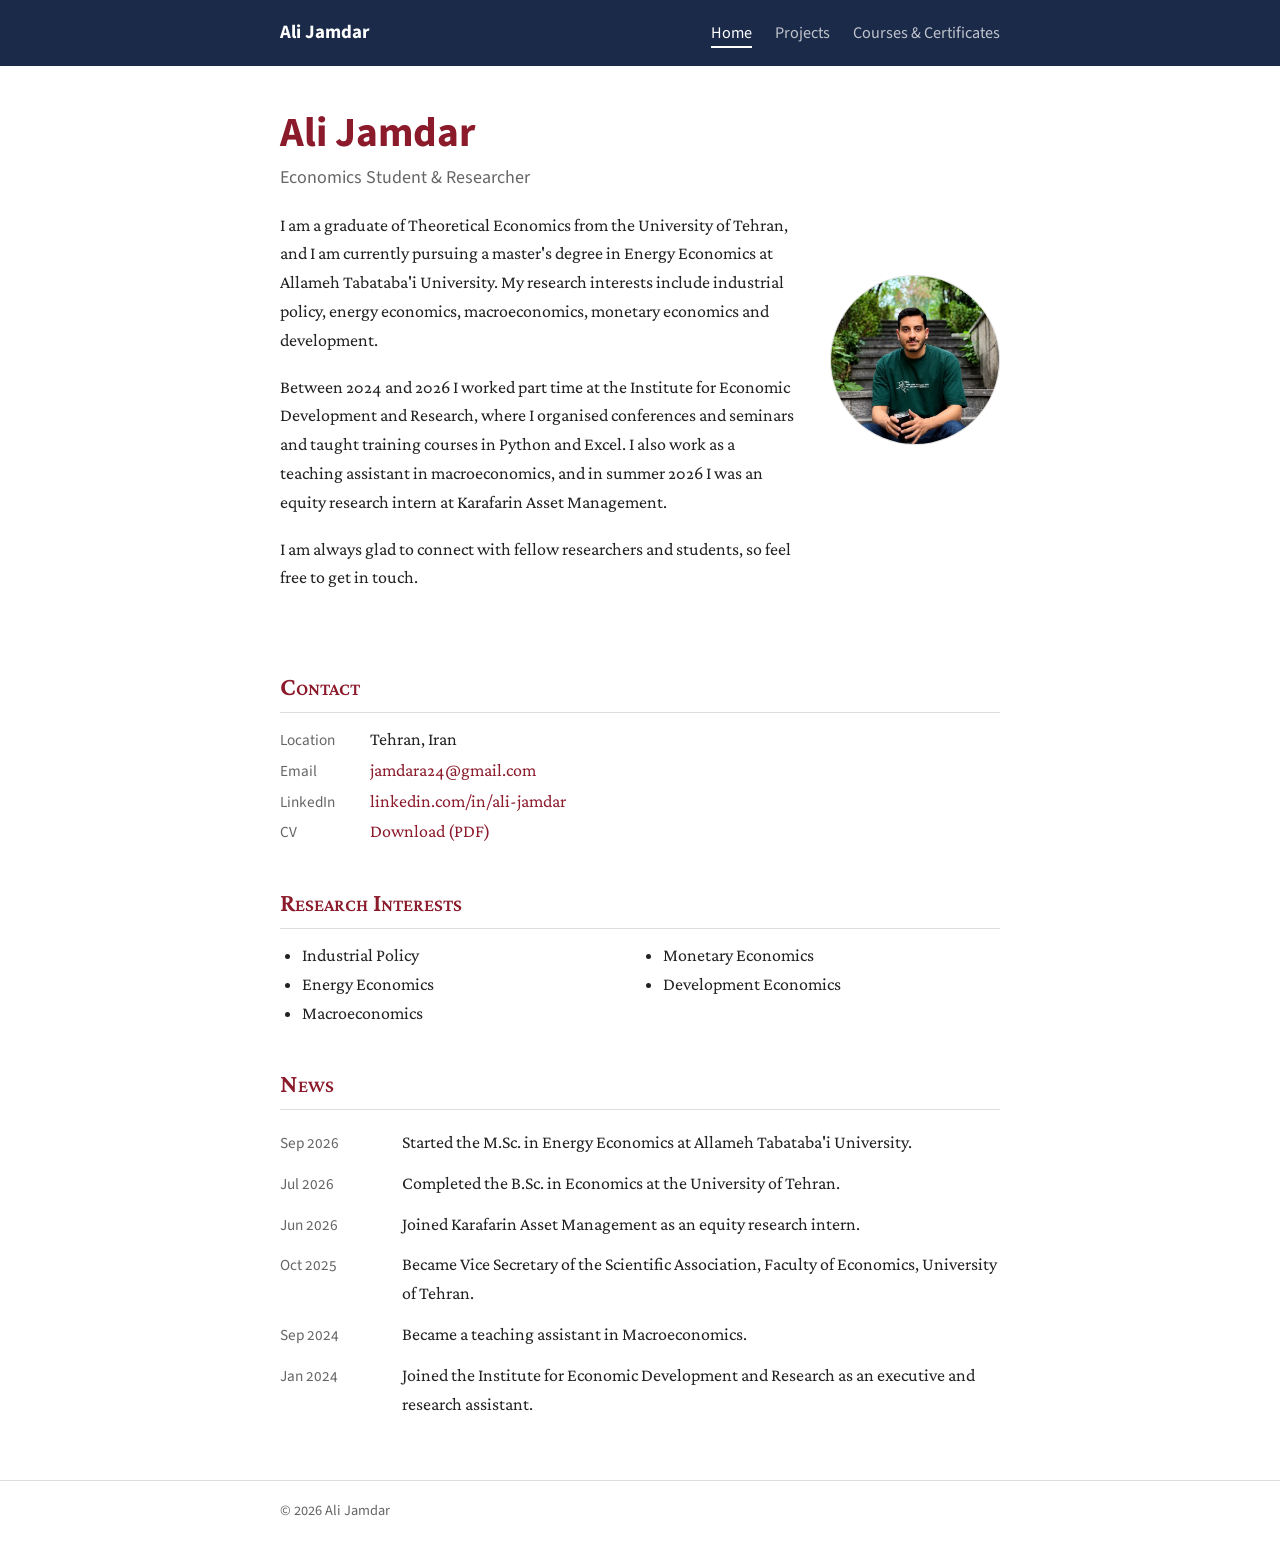
<file: index.html>
<!DOCTYPE html>
<html lang="en">
<head>
  <meta charset="utf-8">
  <meta name="viewport" content="width=device-width, initial-scale=1">
  <title>Ali Jamdar</title>
  <meta name="description" content="Ali Jamdar, economics student and researcher in Tehran. Research interests, projects, teaching and news.">
  <link rel="preconnect" href="https://fonts.googleapis.com">
  <link rel="preconnect" href="https://fonts.gstatic.com" crossorigin>
  <link href="https://fonts.googleapis.com/css2?family=Crimson+Pro:ital,wght@0,400;0,600;1,400&family=Source+Sans+3:wght@400;600;700&display=swap" rel="stylesheet">
  <link rel="stylesheet" href="style.css">
</head>
<body>

<header class="site-header">
  <div class="wrap">
    <a class="brand" href="index.html">Ali Jamdar</a>
    <nav>
      <a class="active" href="index.html">Home</a>
      <a href="projects.html">Projects</a>
      <a href="courses.html">Courses &amp; Certificates</a>
    </nav>
  </div>
</header>

<main class="wrap">

  <div class="hero">
    <div>
      <h1>Ali Jamdar</h1>
      <p class="tagline">Economics Student &amp; Researcher</p>
      <p>
        I am a graduate of Theoretical Economics from the University of Tehran, and I am currently
        pursuing a master's degree in Energy Economics at Allameh Tabataba'i University. My research
        interests include industrial policy, energy economics, macroeconomics, monetary economics
        and development.
      </p>
      <p>
        Between 2024 and 2026 I worked part time at the Institute for Economic Development and
        Research, where I organised conferences and seminars and taught training courses in Python
        and Excel. I also work as a teaching assistant in macroeconomics, and in summer 2026 I
        was an equity research intern at Karafarin Asset Management.
      </p>
      <p>I am always glad to connect with fellow researchers and students, so feel free to get in touch.</p>
    </div>
    <!-- Put your photo in this folder as photo.jpg (square works best) -->
    <img src="photo.jpg" alt="Portrait of Ali Jamdar">
  </div>

  <section>
    <h2>Contact</h2>
    <ul class="contact">
      <li><span>Location</span>Tehran, Iran</li>
      <li><span>Email</span><a href="mailto:jamdara24@gmail.com">jamdara24@gmail.com</a></li>
      <li><span>LinkedIn</span><a href="https://linkedin.com/in/ali-jamdar">linkedin.com/in/ali-jamdar</a></li>
      <li><span>CV</span><a href="https://drive.google.com/uc?export=download&amp;id=1j55yrDdXyxVU9o5LjLH9QxrHpoOO_0Sh">Download (PDF)</a></li>
    </ul>
  </section>

  <section>
    <h2>Research Interests</h2>
    <ul class="interests">
      <li>Industrial Policy</li>
      <li>Monetary Economics</li>
      <li>Energy Economics</li>
      <li>Development Economics</li>
      <li>Macroeconomics</li>
    </ul>
  </section>

  <section>
    <h2>News</h2>
    <ul class="news">
      <li><span class="date">Sep 2026</span><span>Started the M.Sc. in Energy Economics at Allameh Tabataba'i University.</span></li>
      <li><span class="date">Jul 2026</span><span>Completed the B.Sc. in Economics at the University of Tehran.</span></li>
      <li><span class="date">Jun 2026</span><span>Joined Karafarin Asset Management as an equity research intern.</span></li>
      <li><span class="date">Oct 2025</span><span>Became Vice Secretary of the Scientific Association, Faculty of Economics, University of Tehran.</span></li>
      <li><span class="date">Sep 2024</span><span>Became a teaching assistant in Macroeconomics.</span></li>
      <li><span class="date">Jan 2024</span><span>Joined the Institute for Economic Development and Research as an executive and research assistant.</span></li>
    </ul>
  </section>

</main>

<footer>
  <div class="wrap">&copy; 2026 Ali Jamdar</div>
</footer>

</body>
</html>
</file>
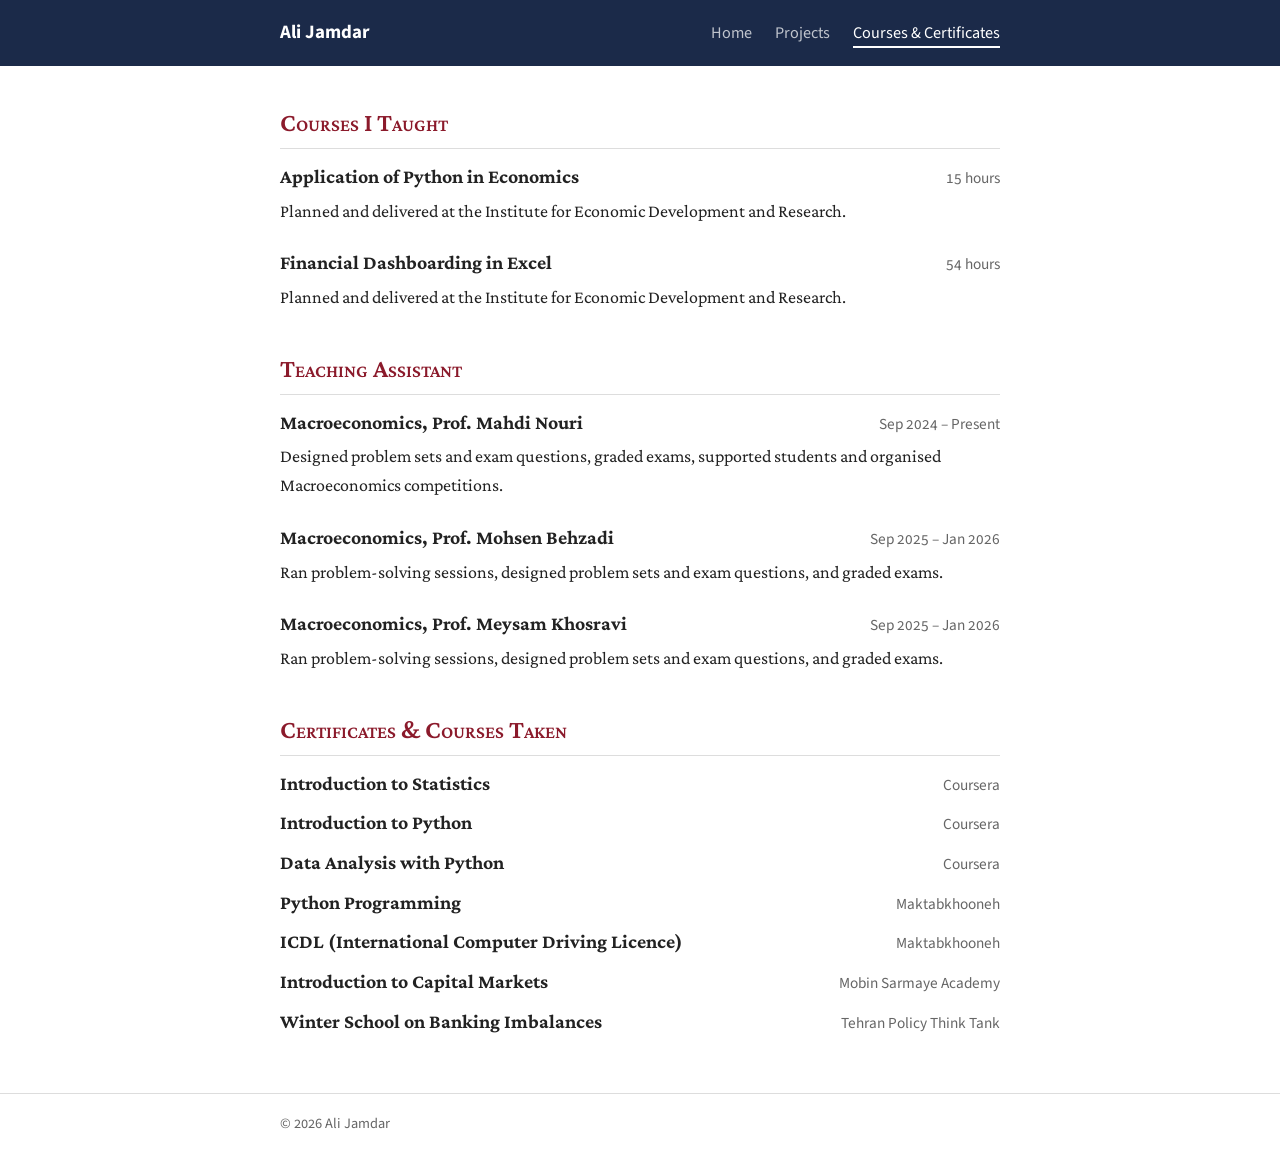
<file: courses.html>
<!DOCTYPE html>
<html lang="en">
<head>
  <meta charset="utf-8">
  <meta name="viewport" content="width=device-width, initial-scale=1">
  <title>Courses &amp; Certificates | Ali Jamdar</title>
  <link rel="preconnect" href="https://fonts.googleapis.com">
  <link rel="preconnect" href="https://fonts.gstatic.com" crossorigin>
  <link href="https://fonts.googleapis.com/css2?family=Crimson+Pro:ital,wght@0,400;0,600;1,400&family=Source+Sans+3:wght@400;600;700&display=swap" rel="stylesheet">
  <link rel="stylesheet" href="style.css">
</head>
<body>

<header class="site-header">
  <div class="wrap">
    <a class="brand" href="index.html">Ali Jamdar</a>
    <nav>
      <a href="index.html">Home</a>
      <a href="projects.html">Projects</a>
      <a class="active" href="courses.html">Courses &amp; Certificates</a>
    </nav>
  </div>
</header>

<main class="wrap">

  <section>
    <h2>Courses I Taught</h2>

    <div class="entry">
      <div class="meta"><h3>Application of Python in Economics</h3><span class="year">15 hours</span></div>
      <p>Planned and delivered at the Institute for Economic Development and Research.</p>
    </div>

    <div class="entry">
      <div class="meta"><h3>Financial Dashboarding in Excel</h3><span class="year">54 hours</span></div>
      <p>Planned and delivered at the Institute for Economic Development and Research.</p>
    </div>
  </section>

  <section>
    <h2>Teaching Assistant</h2>

    <div class="entry">
      <div class="meta"><h3>Macroeconomics, Prof. Mahdi Nouri</h3><span class="year">Sep 2024 &ndash; Present</span></div>
      <p>Designed problem sets and exam questions, graded exams, supported students and organised Macroeconomics competitions.</p>
    </div>

    <div class="entry">
      <div class="meta"><h3>Macroeconomics, Prof. Mohsen Behzadi</h3><span class="year">Sep 2025 &ndash; Jan 2026</span></div>
      <p>Ran problem-solving sessions, designed problem sets and exam questions, and graded exams.</p>
    </div>

    <div class="entry">
      <div class="meta"><h3>Macroeconomics, Prof. Meysam Khosravi</h3><span class="year">Sep 2025 &ndash; Jan 2026</span></div>
      <p>Ran problem-solving sessions, designed problem sets and exam questions, and graded exams.</p>
    </div>
  </section>

  <section>
    <h2>Certificates &amp; Courses Taken</h2>

    <div class="entry compact">
      <div class="meta"><h3>Introduction to Statistics</h3><span class="year">Coursera</span></div>
    </div>
    <div class="entry compact">
      <div class="meta"><h3>Introduction to Python</h3><span class="year">Coursera</span></div>
    </div>
    <div class="entry compact">
      <div class="meta"><h3>Data Analysis with Python</h3><span class="year">Coursera</span></div>
    </div>
    <div class="entry compact">
      <div class="meta"><h3>Python Programming</h3><span class="year">Maktabkhooneh</span></div>
    </div>
    <div class="entry compact">
      <div class="meta"><h3>ICDL (International Computer Driving Licence)</h3><span class="year">Maktabkhooneh</span></div>
    </div>
    <div class="entry compact">
      <div class="meta"><h3>Introduction to Capital Markets</h3><span class="year">Mobin Sarmaye Academy</span></div>
    </div>
    <div class="entry compact">
      <div class="meta"><h3>Winter School on Banking Imbalances</h3><span class="year">Tehran Policy Think Tank</span></div>
    </div>
  </section>

</main>

<footer>
  <div class="wrap">&copy; 2026 Ali Jamdar</div>
</footer>

</body>
</html>
</file>
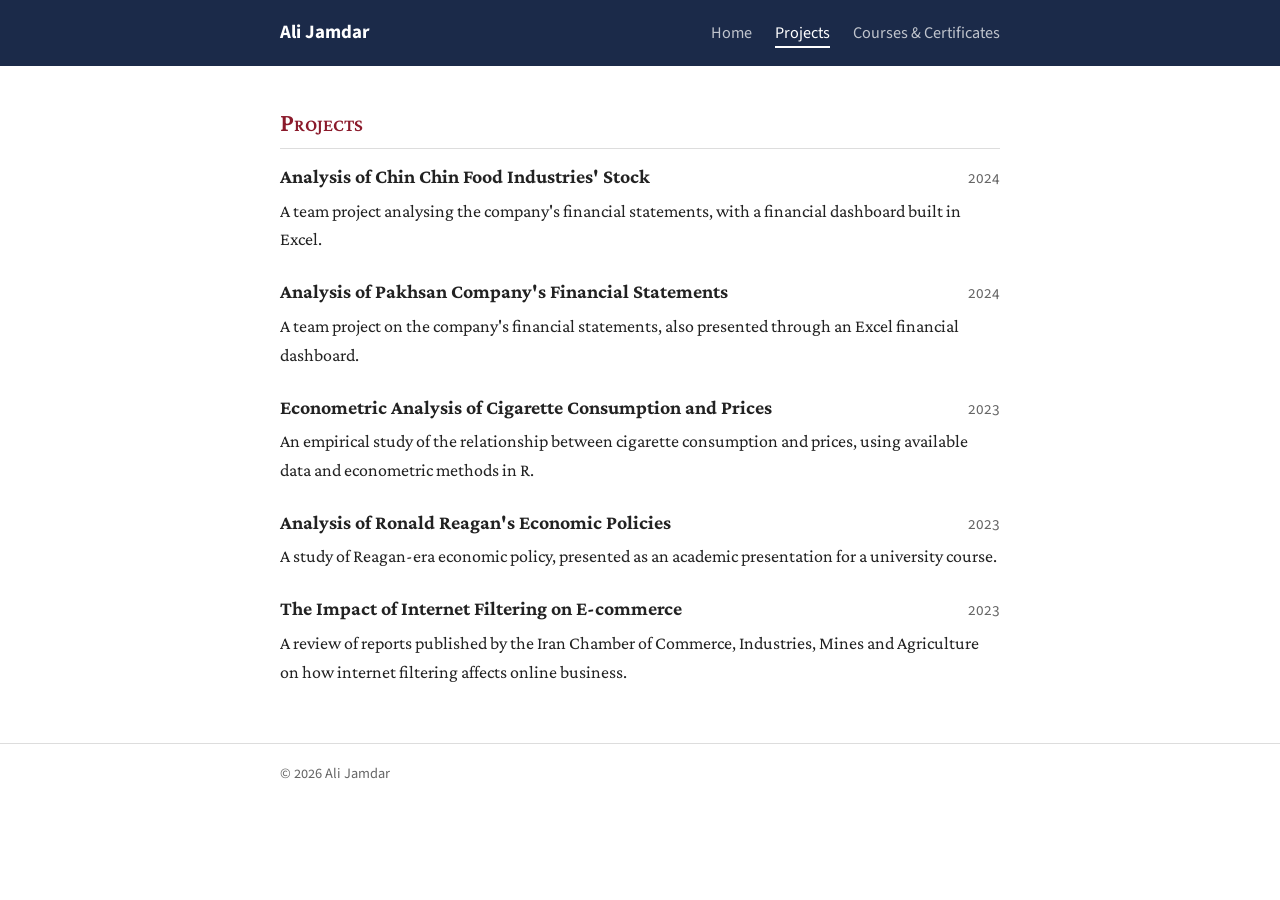
<file: projects.html>
<!DOCTYPE html>
<html lang="en">
<head>
  <meta charset="utf-8">
  <meta name="viewport" content="width=device-width, initial-scale=1">
  <title>Projects | Ali Jamdar</title>
  <link rel="preconnect" href="https://fonts.googleapis.com">
  <link rel="preconnect" href="https://fonts.gstatic.com" crossorigin>
  <link href="https://fonts.googleapis.com/css2?family=Crimson+Pro:ital,wght@0,400;0,600;1,400&family=Source+Sans+3:wght@400;600;700&display=swap" rel="stylesheet">
  <link rel="stylesheet" href="style.css">
</head>
<body>

<header class="site-header">
  <div class="wrap">
    <a class="brand" href="index.html">Ali Jamdar</a>
    <nav>
      <a href="index.html">Home</a>
      <a class="active" href="projects.html">Projects</a>
      <a href="courses.html">Courses &amp; Certificates</a>
    </nav>
  </div>
</header>

<main class="wrap">

  <section>
    <h2>Projects</h2>

    <div class="entry">
      <div class="meta"><h3>Analysis of Chin Chin Food Industries' Stock</h3><span class="year">2024</span></div>
      <p>A team project analysing the company's financial statements, with a financial dashboard built in Excel.</p>
    </div>

    <div class="entry">
      <div class="meta"><h3>Analysis of Pakhsan Company's Financial Statements</h3><span class="year">2024</span></div>
      <p>A team project on the company's financial statements, also presented through an Excel financial dashboard.</p>
    </div>

    <div class="entry">
      <div class="meta"><h3>Econometric Analysis of Cigarette Consumption and Prices</h3><span class="year">2023</span></div>
      <p>An empirical study of the relationship between cigarette consumption and prices, using available data and econometric methods in R.</p>
    </div>

    <div class="entry">
      <div class="meta"><h3>Analysis of Ronald Reagan's Economic Policies</h3><span class="year">2023</span></div>
      <p>A study of Reagan-era economic policy, presented as an academic presentation for a university course.</p>
    </div>

    <div class="entry">
      <div class="meta"><h3>The Impact of Internet Filtering on E-commerce</h3><span class="year">2023</span></div>
      <p>A review of reports published by the Iran Chamber of Commerce, Industries, Mines and Agriculture on how internet filtering affects online business.</p>
    </div>
    <!-- To link a project, add: <p class="links"><a href="URL">Paper</a><a href="URL">Code</a></p> -->
  </section>

</main>

<footer>
  <div class="wrap">&copy; 2026 Ali Jamdar</div>
</footer>

</body>
</html>
</file>
<file: style.css>
/* Minimal academic site: matches the LaTeX CV (serif body, burgundy accent) */
:root {
  --accent: #8b1a2b;
  --navy: #1b2a49;
  --text: #222;
  --muted: #666;
  --rule: #ddd;
  --bg: #fff;
  --serif: "Crimson Pro", "Linux Libertine", Georgia, serif;
  --sans: "Source Sans 3", "Linux Biolinum", Helvetica, Arial, sans-serif;
}

* { box-sizing: border-box; }

html { font-size: 18px; }

body {
  margin: 0;
  background: var(--bg);
  color: var(--text);
  font-family: var(--serif);
  line-height: 1.6;
  font-variant-numeric: oldstyle-nums;   /* old-style numerals, like the CV */
}

.wrap {
  max-width: 760px;
  margin: 0 auto;
  padding: 0 20px;
}

a { color: var(--accent); text-decoration: none; }
a:hover { text-decoration: underline; }

/* ---------- Header / nav ---------- */
.site-header {
  background: var(--navy);
  padding: 18px 0;
}
.site-header .wrap {
  display: flex;
  justify-content: space-between;
  align-items: baseline;
  flex-wrap: wrap;
  gap: 8px 24px;
}
.brand {
  font-family: var(--sans);
  font-weight: 700;
  font-size: 1.05rem;
  color: #fff;
}
.brand:hover { text-decoration: none; }
nav a {
  font-family: var(--sans);
  font-size: 0.9rem;
  margin-left: 20px;
  color: rgba(255, 255, 255, 0.72);
}
nav a:first-child { margin-left: 0; }
nav a.active, nav a:hover {
  color: #fff;
  text-decoration: none;
}
nav a.active { border-bottom: 2px solid #fff; padding-bottom: 2px; }

/* ---------- Hero ---------- */
.hero {
  display: grid;
  grid-template-columns: 1fr 170px;
  gap: 32px;
  align-items: center;
  padding: 44px 0 20px;
}
.hero h1 {
  font-family: var(--sans);
  font-size: 2.3rem;
  line-height: 1.15;
  margin: 0 0 6px;
  color: var(--accent);
}
.tagline {
  font-family: var(--sans);
  color: var(--muted);
  margin: 0 0 18px;
}
.hero img {
  width: 170px;
  height: 170px;
  object-fit: cover;
  border-radius: 50%;
  border: 1px solid var(--rule);
  background: #f3f3f3;
}

/* ---------- Sections ---------- */
section { margin: 36px 0; }
h2 {
  font-variant: small-caps;
  font-weight: 600;
  font-size: 1.45rem;
  color: var(--accent);
  margin: 0 0 12px;
  padding-bottom: 4px;
  border-bottom: 1px solid var(--rule);
}
h3 { font-size: 1.1rem; margin: 0; }

.contact { list-style: none; padding: 0; margin: 0; }
.contact li { margin: 2px 0; }
.contact span {
  display: inline-block;
  width: 90px;
  font-family: var(--sans);
  font-size: 0.85rem;
  color: var(--muted);
}

.interests {
  display: grid;
  grid-template-columns: 1fr 1fr;
  gap: 0 24px;
  padding-left: 1.2em;
  margin: 0;
}

/* News timeline */
.news { list-style: none; padding: 0; margin: 0; }
.news li {
  display: grid;
  grid-template-columns: 110px 1fr;
  gap: 12px;
  padding: 6px 0;
}
.news .date {
  font-family: var(--sans);
  font-size: 0.85rem;
  color: var(--muted);
  padding-top: 3px;
}

/* Project / course entries */
.entry { margin: 0 0 22px; }
.entry .meta {
  display: flex;
  justify-content: space-between;
  gap: 16px;
  align-items: baseline;
}
.entry .year { font-family: var(--sans); font-size: 0.85rem; color: var(--muted); }
.entry.compact { margin-bottom: 8px; }
.entry p { margin: 4px 0; }
.entry .links { font-family: var(--sans); font-size: 0.85rem; }
.entry .links a { margin-right: 14px; }

footer {
  border-top: 1px solid var(--rule);
  margin-top: 56px;
  padding: 18px 0 32px;
  font-family: var(--sans);
  font-size: 0.8rem;
  color: var(--muted);
}

/* ---------- Mobile ---------- */
@media (max-width: 600px) {
  html { font-size: 17px; }
  .hero { grid-template-columns: 1fr; padding-top: 28px; }
  .hero img { order: -1; width: 120px; height: 120px; }
  .hero h1 { font-size: 1.9rem; }
  .interests { grid-template-columns: 1fr; }
  .news li { grid-template-columns: 1fr; gap: 0; }
  nav a { margin-left: 0; margin-right: 16px; }
}
</file>
